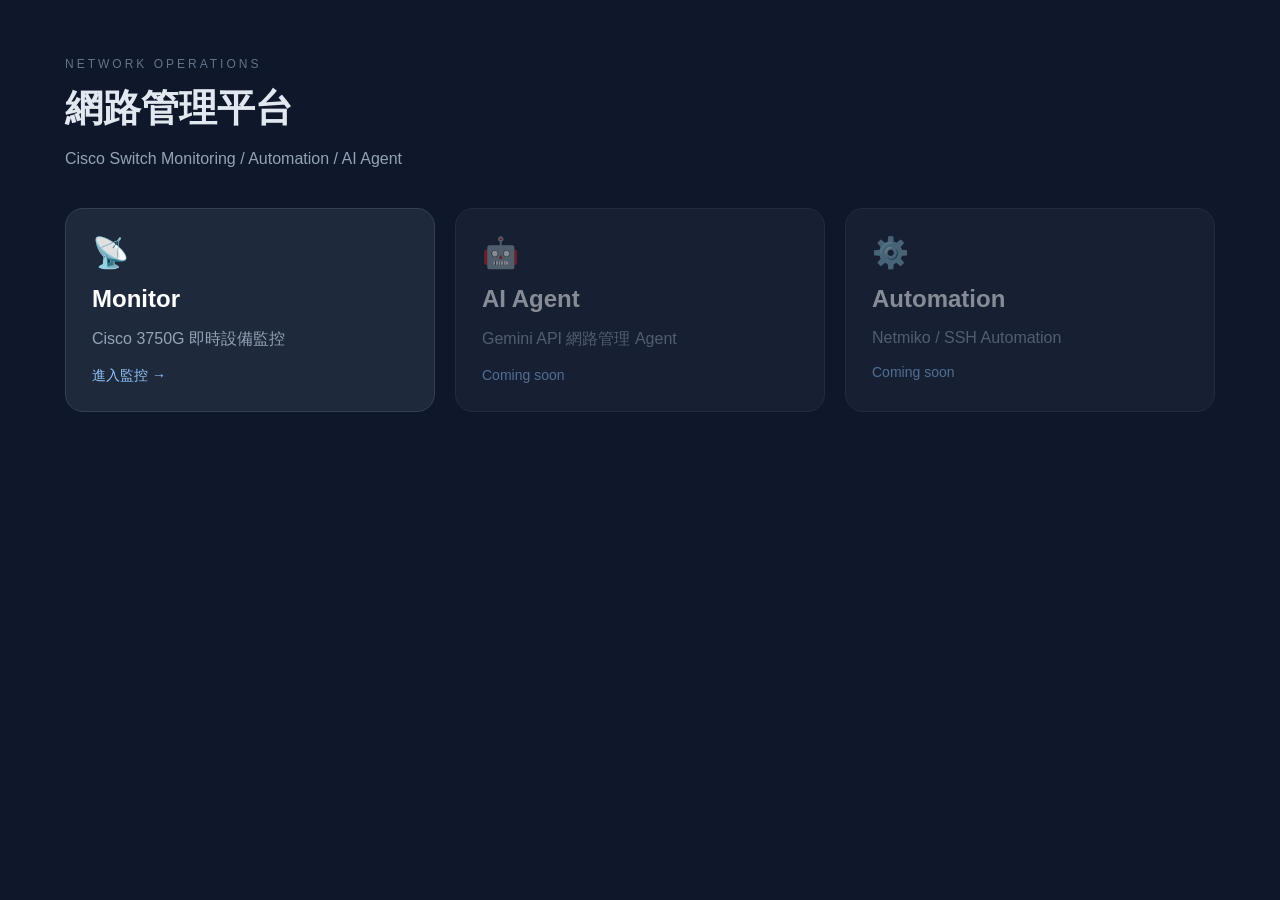
<file: templates/index.html>
<!DOCTYPE html>

<html lang="zh-Hant">

<head>

    <meta charset="UTF-8">

    <meta
        name="viewport"
        content="width=device-width, initial-scale=1.0"
    >

    <title>
        Network Operations Platform
    </title>

    <link
        rel="stylesheet"
        href="/static/style.css"
    >

</head>


<body>

<div class="container">

    <div class="header">

        <p class="small-title">
            NETWORK OPERATIONS
        </p>

        <h1>
            網路管理平台
        </h1>

        <p class="description">
            Cisco Switch Monitoring /
            Automation /
            AI Agent
        </p>

    </div>


    <div class="cards">

        <a
            class="card"
            href="/monitor"
        >

            <div class="card-icon">
                📡
            </div>

            <h2>
                Monitor
            </h2>

            <p>
                Cisco 3750G
                即時設備監控
            </p>

            <span>
                進入監控 →
            </span>

        </a>


        <div class="card disabled">

            <div class="card-icon">
                🤖
            </div>

            <h2>
                AI Agent
            </h2>

            <p>
                Gemini API
                網路管理 Agent
            </p>

            <span>
                Coming soon
            </span>

        </div>


        <div class="card disabled">

            <div class="card-icon">
                ⚙️
            </div>

            <h2>
                Automation
            </h2>

            <p>
                Netmiko /
                SSH Automation
            </p>

            <span>
                Coming soon
            </span>

        </div>

    </div>

</div>

</body>

</html>
</file>
<file: static/style.css>
* {
    box-sizing: border-box;
}


body {

    margin: 0;

    font-family:
        Arial,
        "Noto Sans TC",
        sans-serif;

    background:
        #0f172a;

    color:
        #e2e8f0;
}


.container {

    max-width:
        1200px;

    margin:
        0 auto;

    padding:
        45px 25px;
}


h1 {

    margin:
        5px 0;

    font-size:
        38px;
}


h2 {

    margin:
        0;
}


p {

    color:
        #94a3b8;
}


a {

    color:
        #93c5fd;

    text-decoration:
        none;
}


.small-title {

    font-size:
        12px;

    letter-spacing:
        3px;

    color:
        #64748b;
}


.back-link {

    display:
        inline-block;

    margin-bottom:
        25px;
}


/* ==========================================================
   Home Cards
   ========================================================== */


.header {

    margin-bottom:
        40px;
}


.cards {

    display:
        grid;

    grid-template-columns:
        repeat(
            auto-fit,
            minmax(
                250px,
                1fr
            )
        );

    gap:
        20px;
}


.card {

    background:
        #1e293b;

    border:
        1px solid #334155;

    border-radius:
        18px;

    padding:
        26px;

    color:
        white;

    transition:
        0.2s;
}


.card:hover {

    transform:
        translateY(-4px);

    border-color:
        #64748b;
}


.card-icon {

    font-size:
        30px;

    margin-bottom:
        15px;
}


.card span {

    color:
        #93c5fd;

    font-size:
        14px;
}


.disabled {

    opacity:
        0.5;

    pointer-events:
        none;
}


/* ==========================================================
   Monitor Header
   ========================================================== */


.monitor-header {

    display:
        flex;

    justify-content:
        space-between;

    align-items:
        center;

    margin-bottom:
        30px;
}


.status-badge {

    padding:
        10px 18px;

    border-radius:
        999px;

    font-weight:
        bold;

    font-size:
        14px;
}


.online-badge {

    background:
        #064e3b;

    color:
        #86efac;
}


.offline-badge {

    background:
        #7f1d1d;

    color:
        #fecaca;
}


/* ==========================================================
   Metric Cards
   ========================================================== */


.metrics {

    display:
        grid;

    grid-template-columns:
        repeat(
            auto-fit,
            minmax(
                200px,
                1fr
            )
        );

    gap:
        16px;

    margin-bottom:
        35px;
}


.metric-card {

    padding:
        22px;

    background:
        #1e293b;

    border:
        1px solid #334155;

    border-radius:
        16px;
}


.metric-card > span {

    display:
        block;

    color:
        #94a3b8;

    font-size:
        13px;

    margin-bottom:
        12px;
}


.metric-card strong {

    font-size:
        21px;

    color:
        white;
}


/* ==========================================================
   Chart
   ========================================================== */


.chart-card {

    background:
        #1e293b;

    border:
        1px solid #334155;

    border-radius:
        16px;

    padding:
        22px;

    margin-bottom:
        35px;

    overflow:
        hidden;
}


.chart-header {

    display:
        flex;

    justify-content:
        space-between;

    align-items:
        center;

    gap:
        20px;

    margin-bottom:
        15px;
}


.range-buttons {

    display:
        flex;

    gap:
        8px;
}


.range-buttons button {

    border:
        1px solid #475569;

    background:
        #0f172a;

    color:
        #cbd5e1;

    padding:
        8px 12px;

    border-radius:
        8px;

    cursor:
        pointer;

    transition:
        0.15s;
}


.range-buttons button:hover {

    background:
        #334155;
}


.chart-legend {

    display:
        flex;

    gap:
        20px;

    margin-bottom:
        12px;

    font-size:
        13px;
}


.legend-rx {

    color:
        #22c55e;
}


.legend-tx {

    color:
        #38bdf8;
}


#traffic-chart {

    display:
        block;

    max-width:
        100%;
}


.chart-message {

    color:
        #64748b;

    text-align:
        center;

    padding:
        30px;
}


/* ==========================================================
   Interface Header
   ========================================================== */


.section-header {

    display:
        flex;

    justify-content:
        space-between;

    align-items:
        center;

    margin-bottom:
        16px;
}


/* ==========================================================
   Interface Table
   ========================================================== */


.interface-card {

    background:
        #1e293b;

    border:
        1px solid #334155;

    border-radius:
        16px;

    overflow-x:
        auto;
}


table {

    width:
        100%;

    min-width:
        760px;

    border-collapse:
        collapse;
}


th {

    text-align:
        left;

    color:
        #94a3b8;

    padding:
        16px 18px;

    background:
        #172033;

    border-bottom:
        1px solid #334155;

    font-size:
        13px;
}


td {

    padding:
        14px 18px;

    border-bottom:
        1px solid #334155;
}


tbody tr {

    transition:
        background 0.15s;
}


tbody tr:hover {

    background:
        #334155;
}


tbody tr:last-child td {

    border-bottom:
        none;
}


.clickable-row {

    cursor:
        pointer;
}


/* ==========================================================
   Interface Status
   ========================================================== */


.interface-up {

    color:
        #22c55e;

    font-weight:
        bold;
}


.interface-down {

    color:
        #ef4444;

    font-weight:
        bold;
}


.interface-nolink {

    color:
        #f59e0b;

    font-weight:
        bold;
}


.interface-shutdown {

    color:
        #ef4444;

    font-weight:
        bold;
}


/* ==========================================================
   Mobile
   ========================================================== */


@media (
    max-width: 700px
) {

    .container {

        padding:
            30px 15px;
    }


    h1 {

        font-size:
            29px;
    }


    .monitor-header {

        flex-direction:
            column;

        align-items:
            flex-start;

        gap:
            15px;
    }


    .chart-header {

        flex-direction:
            column;

        align-items:
            flex-start;
    }


    .section-header {

        flex-direction:
            column;

        align-items:
            flex-start;
    }

}

    .range-buttons {
        flex-wrap: wrap;
    }

}
</file>
